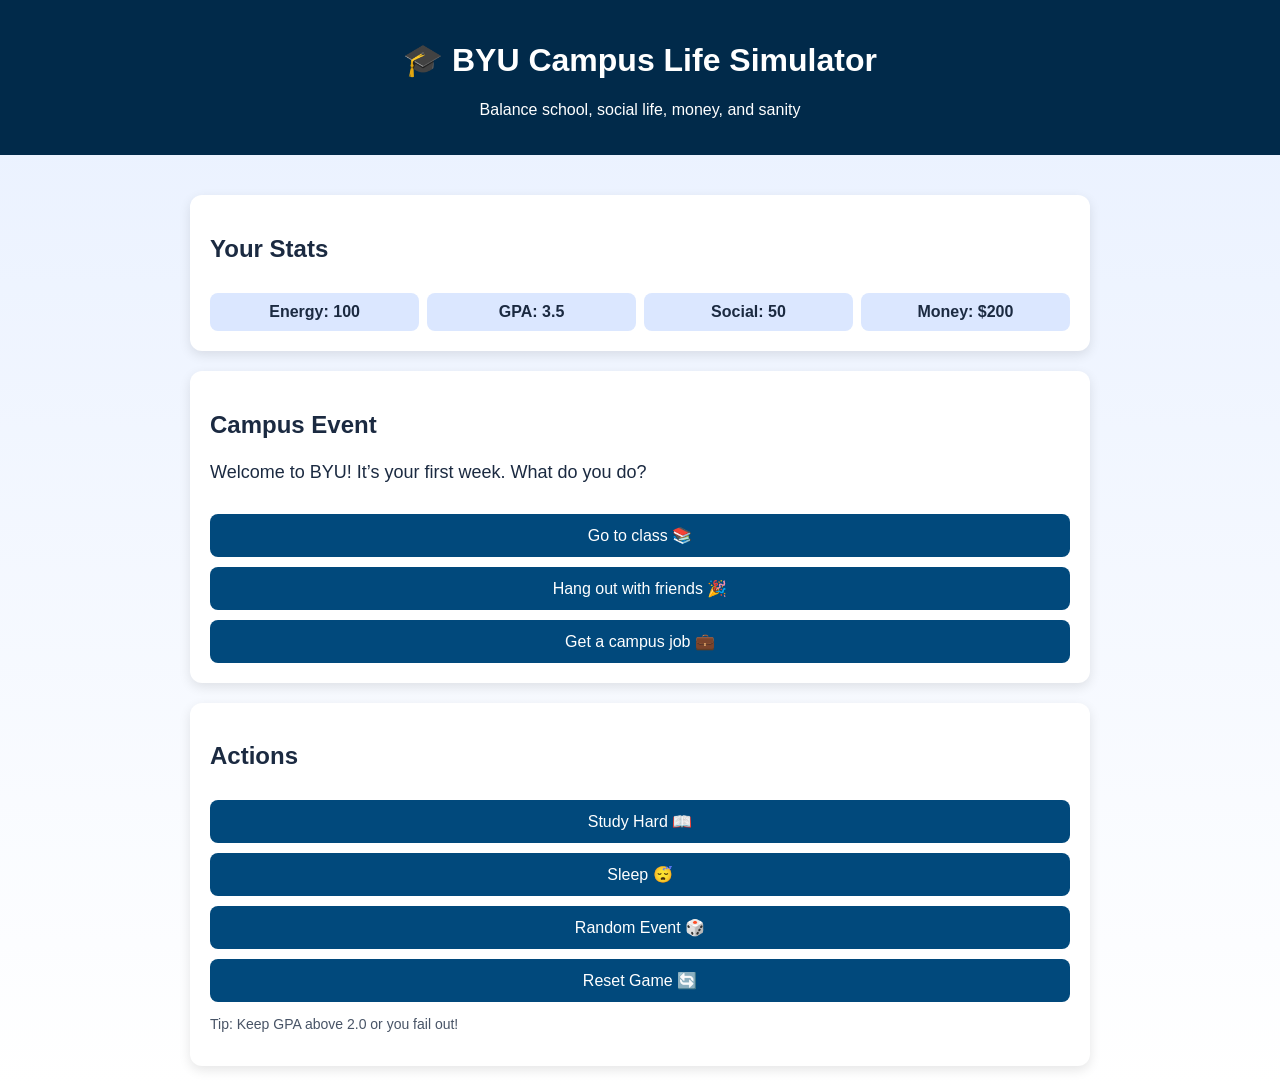
<file: byu-sim.html>
<!DOCTYPE html>
<html lang="en">
<head>
<meta charset="UTF-8">
<title>BYU Campus Life Simulator</title>

<style>
body {
    margin: 0;
    font-family: Arial, sans-serif;
    background: linear-gradient(to bottom, #e8f0ff, #ffffff);
    color: #1b2a41;
}

header {
    background: #012a4a;
    color: white;
    text-align: center;
    padding: 20px;
}

.container {
    max-width: 900px;
    margin: auto;
    padding: 20px;
}

.card {
    background: white;
    border-radius: 12px;
    padding: 20px;
    margin-top: 20px;
    box-shadow: 0 4px 12px rgba(0,0,0,0.1);
}

.stats {
    display: flex;
    justify-content: space-between;
    flex-wrap: wrap;
}

.stat {
    background: #dbe7ff;
    padding: 10px;
    border-radius: 8px;
    width: 22%;
    text-align: center;
    margin-top: 10px;
    font-weight: bold;
}

button {
    width: 100%;
    padding: 12px;
    margin-top: 10px;
    border: none;
    border-radius: 8px;
    cursor: pointer;
    font-size: 16px;
    background: #01497c;
    color: white;
}

button:hover {
    background: #013a63;
}

.small {
    font-size: 14px;
    opacity: 0.8;
}

#story {
    font-size: 18px;
    line-height: 1.5;
}
</style>
</head>

<body>

<header>
    <h1>🎓 BYU Campus Life Simulator</h1>
    <p>Balance school, social life, money, and sanity</p>
</header>

<div class="container">

    <div class="card">
        <h2>Your Stats</h2>
        <div class="stats">
            <div class="stat">Energy: <span id="energy">100</span></div>
            <div class="stat">GPA: <span id="gpa">3.5</span></div>
            <div class="stat">Social: <span id="social">50</span></div>
            <div class="stat">Money: $<span id="money">200</span></div>
        </div>
    </div>

    <div class="card">
        <h2>Campus Event</h2>
        <p id="story">Welcome to BYU! It’s your first week. What do you do?</p>

        <button onclick="choice(1)">Go to class 📚</button>
        <button onclick="choice(2)">Hang out with friends 🎉</button>
        <button onclick="choice(3)">Get a campus job 💼</button>
    </div>

    <div class="card">
        <h2>Actions</h2>

        <button onclick="study()">Study Hard 📖</button>
        <button onclick="rest()">Sleep 😴</button>
        <button onclick="randomEvent()">Random Event 🎲</button>
        <button onclick="resetGame()">Reset Game 🔄</button>

        <p class="small">Tip: Keep GPA above 2.0 or you fail out!</p>
    </div>

</div>

<script>

let energy = 100;
let gpa = 3.5;
let social = 50;
let money = 200;

function updateStats() {
    document.getElementById("energy").innerText = energy;
    document.getElementById("gpa").innerText = gpa.toFixed(2);
    document.getElementById("social").innerText = social;
    document.getElementById("money").innerText = money;

    if (gpa < 2.0) {
        document.getElementById("story").innerText =
            "📉 You failed out of BYU... maybe try more studying next time.";
    }

    if (energy <= 0) {
        document.getElementById("story").innerText =
            "😵 You burned out completely and need a semester break.";
    }

    if (money < 0) {
        document.getElementById("story").innerText =
            "💸 You ran out of money and had to move home.";
    }
}

function choice(option) {

    if (option === 1) {
        energy -= 15;
        gpa += 0.1;
        social -= 5;
        document.getElementById("story").innerText =
            "You attended class and took solid notes.";
    }

    if (option === 2) {
        energy -= 10;
        social += 15;
        gpa -= 0.05;
        document.getElementById("story").innerText =
            "You hung out with friends at the Wilk. Good vibes.";
    }

    if (option === 3) {
        money += 50;
        energy -= 20;
        social -= 10;
        document.getElementById("story").innerText =
            "You got a campus job at Cougareat. Busy but profitable.";
    }

    updateStats();
}

function study() {
    energy -= 20;
    gpa += 0.2;
    document.getElementById("story").innerText =
        "You locked in and studied hard. GPA improving!";
    updateStats();
}

function rest() {
    energy += 25;
    social -= 5;
    document.getElementById("story").innerText =
        "You slept and recovered energy.";
    updateStats();
}

function randomEvent() {

    let events = [
        "You ran into a professor who gave you extra credit.",
        "You got distracted and wasted 2 hours on TikTok.",
        "Free pizza on campus! Social life boosted.",
        "Midterm surprise quiz 😬",
        "You found $20 on the ground!"
    ];

    let event = events[Math.floor(Math.random() * events.length)];
    document.getElementById("story").innerText = event;

    if (event.includes("extra credit")) gpa += 0.2;
    if (event.includes("TikTok")) energy -= 10;
    if (event.includes("pizza")) social += 10;
    if (event.includes("quiz")) gpa -= 0.2;
    if (event.includes("$20")) money += 20;

    updateStats();
}

function resetGame() {
    energy = 100;
    gpa = 3.5;
    social = 50;
    money = 200;

    document.getElementById("story").innerText =
        "You restart your BYU journey fresh!";

    updateStats();
}

</script>

</body>
</html>
</file>
